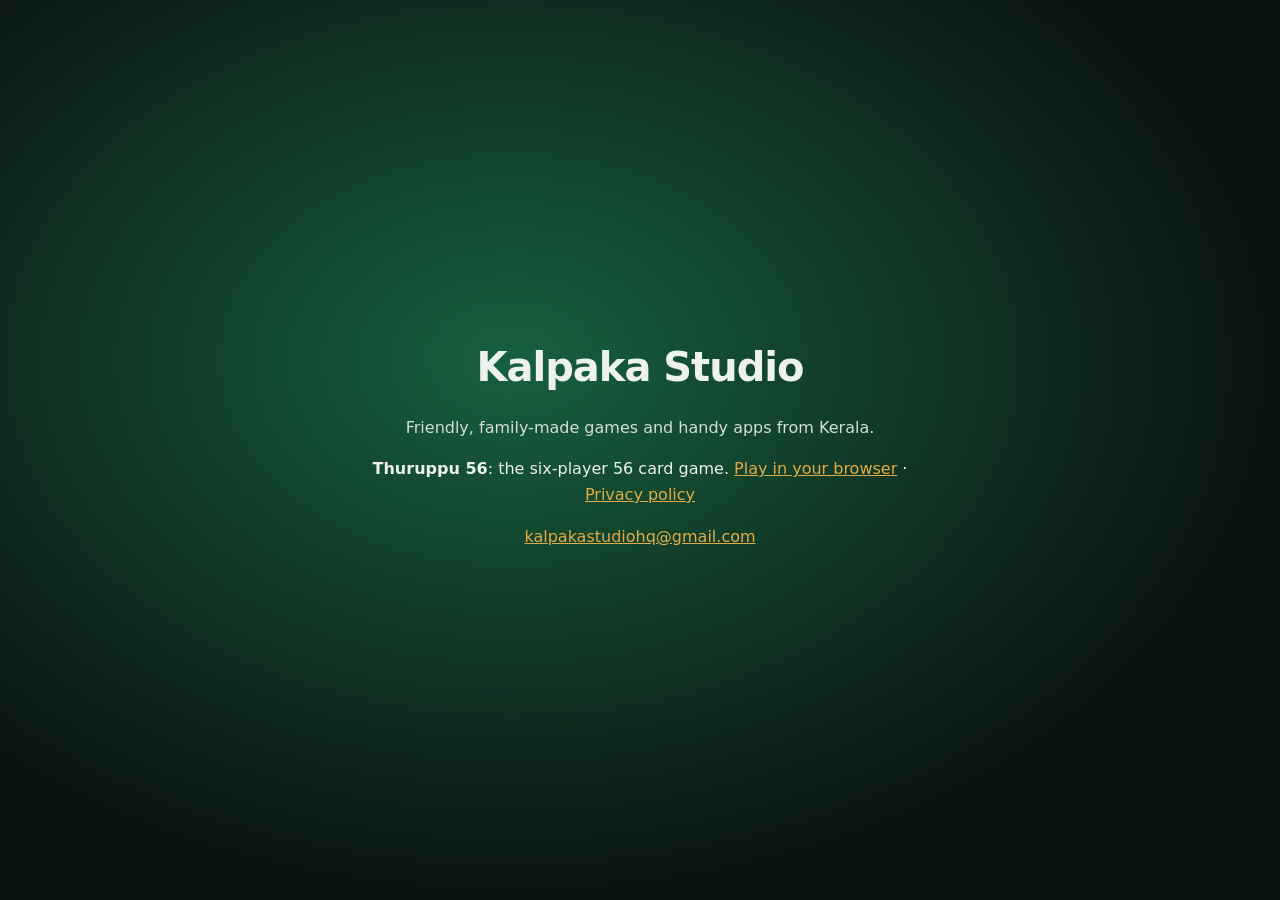
<file: index.html>
<!doctype html>
<html lang="en">
<head>
  <meta charset="utf-8">
  <meta name="viewport" content="width=device-width, initial-scale=1">
  <title>Kalpaka Studio</title>
  <meta name="description" content="Kalpaka Studio makes friendly, family-made games and handy apps.">
  <style>
    :root { --bg: #0a1310; --fg: #edf2ee; --muted: #9fb3aa; --accent: #e3ab45; }
    body { margin: 0; min-height: 100vh; display: grid; place-items: center; background: radial-gradient(ellipse at 40% 40%, #17603f, var(--bg) 70%); color: var(--fg); font: 16px/1.6 "Segoe UI", system-ui, -apple-system, Roboto, sans-serif; }
    main { max-width: 560px; padding: 40px 20px; text-align: center; }
    h1 { font-size: 40px; margin: 0; letter-spacing: -1px; }
    p { color: #d4ded8; }
    a { color: var(--accent); }
    ul { list-style: none; padding: 0; }
  </style>
</head>
<body>
<main>
  <h1>Kalpaka Studio</h1>
  <p>Friendly, family-made games and handy apps from Kerala.</p>
  <ul>
    <li><strong>Thuruppu 56</strong>: the six-player 56 card game. <a href="thuruppu/play/">Play in your browser</a> · <a href="thuruppu/privacy.html">Privacy policy</a></li>
  </ul>
  <p><a href="mailto:kalpakastudiohq@gmail.com">kalpakastudiohq@gmail.com</a></p>
</main>
</body>
</html>
</file>
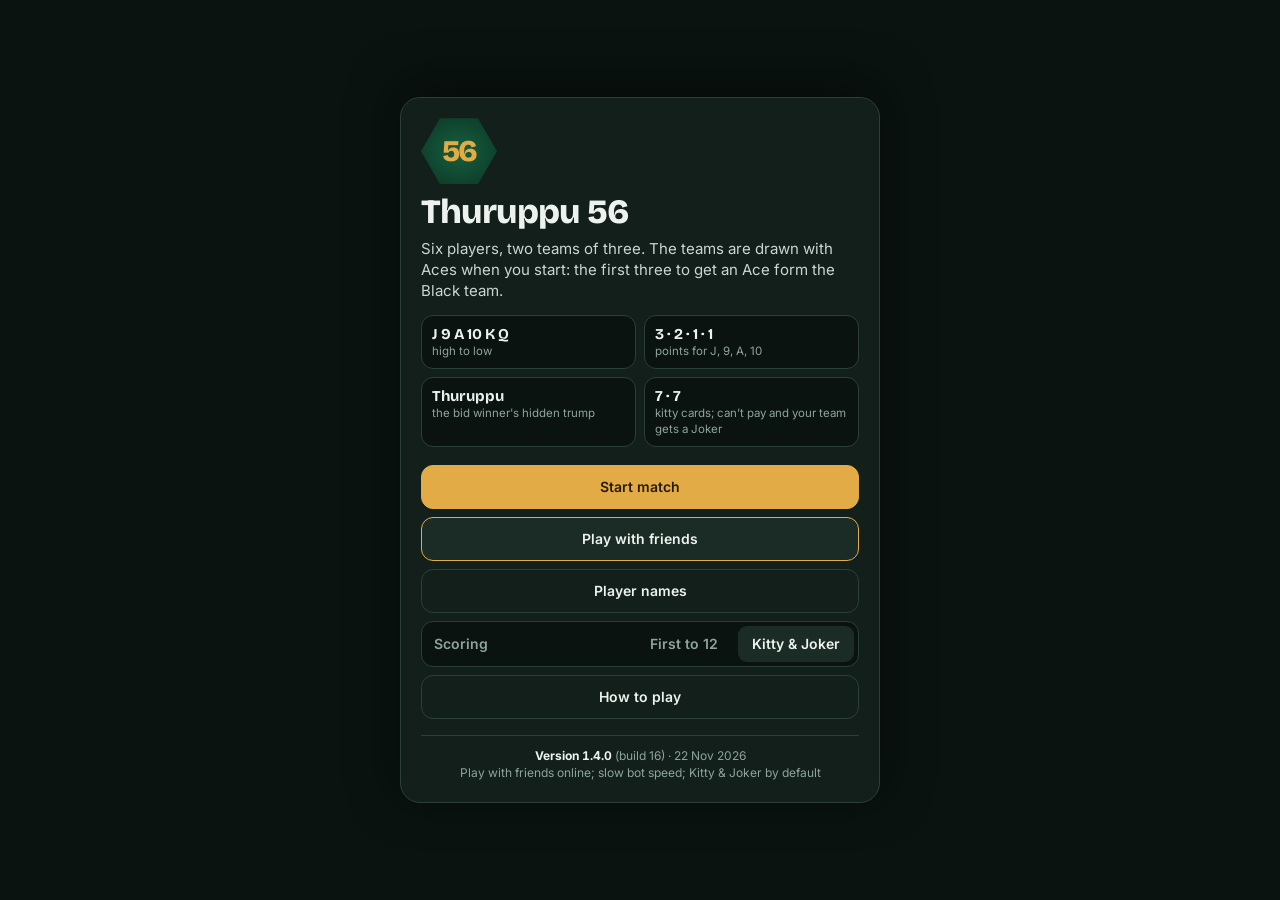
<file: thuruppu/play/index.html>
<!doctype html>
<html lang="en">
<head>
  <meta charset="utf-8">
  <meta name="viewport" content="width=device-width, initial-scale=1, viewport-fit=cover">
  <meta name="theme-color" content="#0a1310">
  <title>Thuruppu 56</title>
  <link rel="stylesheet" href="fonts/fonts.css">
  <link rel="stylesheet" href="styles.css">
  <style>.app{padding-top:max(8px,env(safe-area-inset-top,0px));padding-bottom:max(10px,env(safe-area-inset-bottom,0px));}</style>
</head>
<body>
  <div id="root"></div>
  <script src="engine.js"></script>
  <script src="game.js"></script>
</body>
</html>
</file>
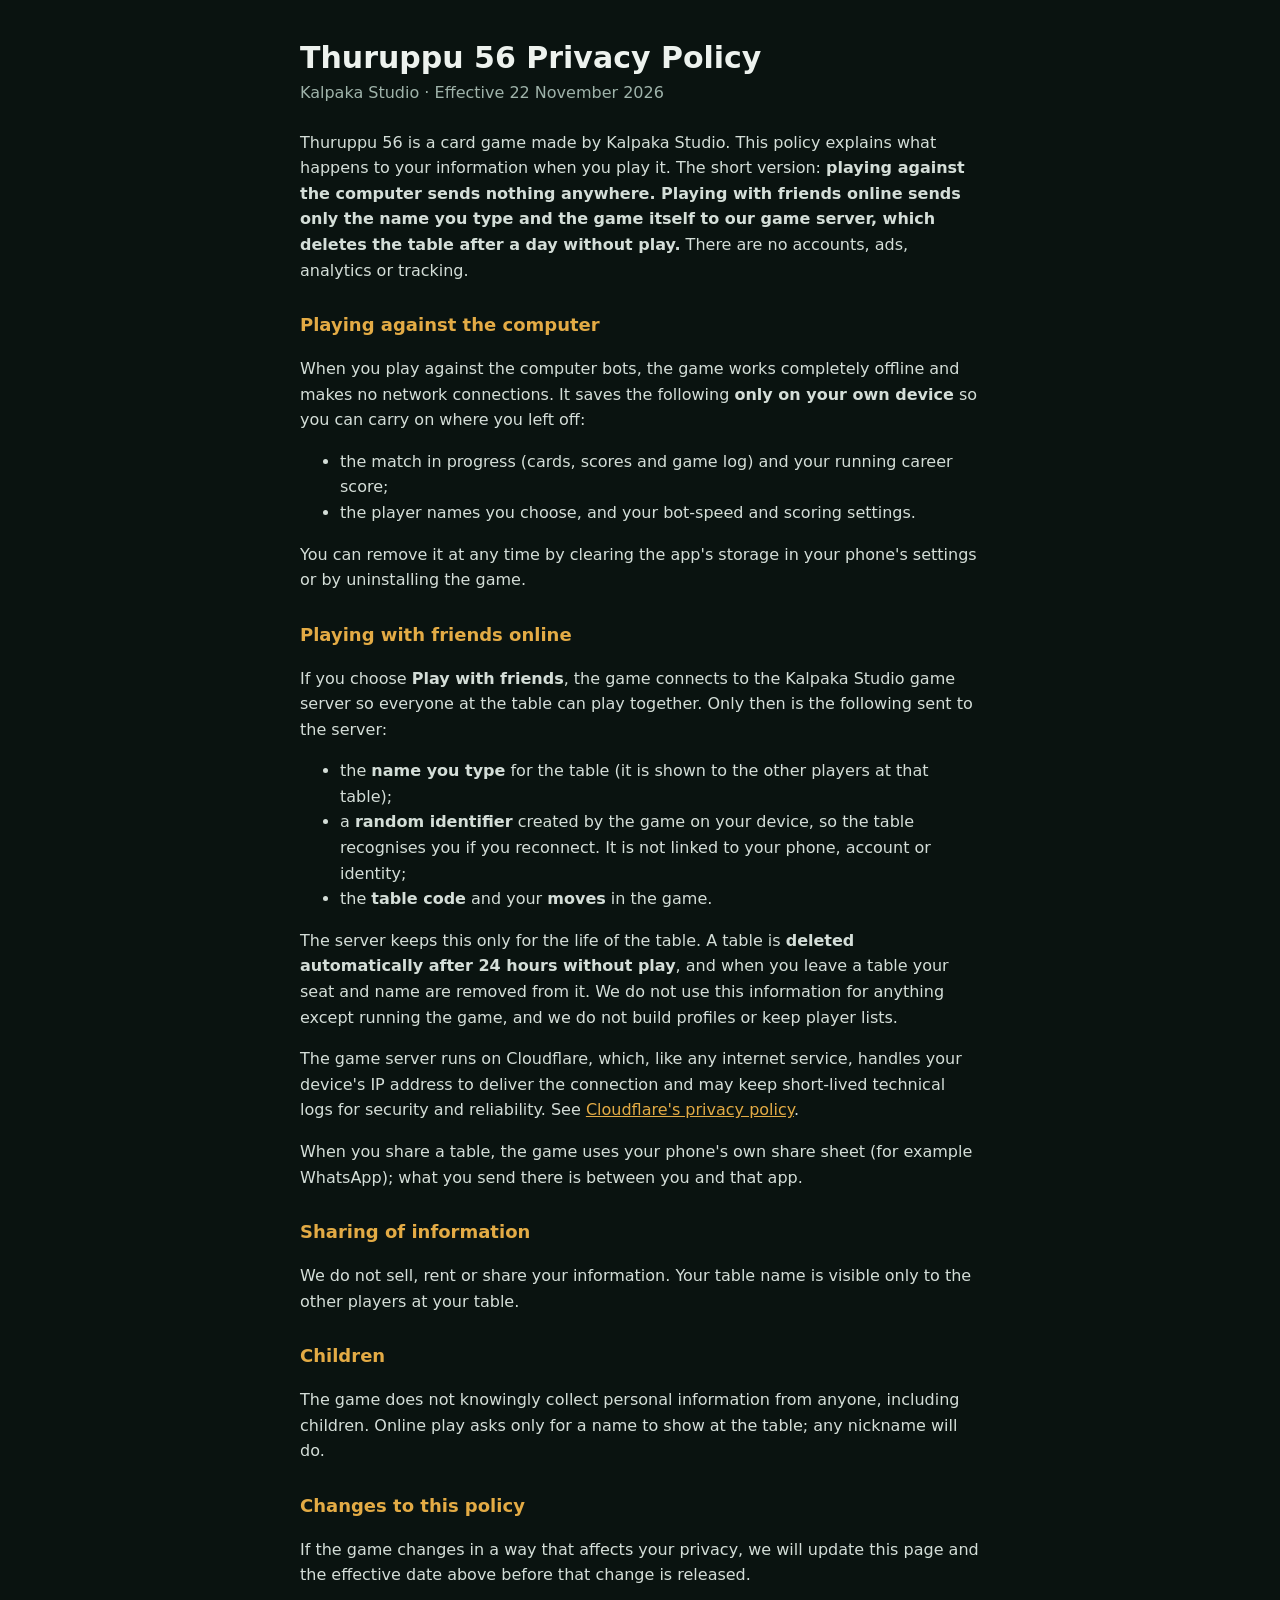
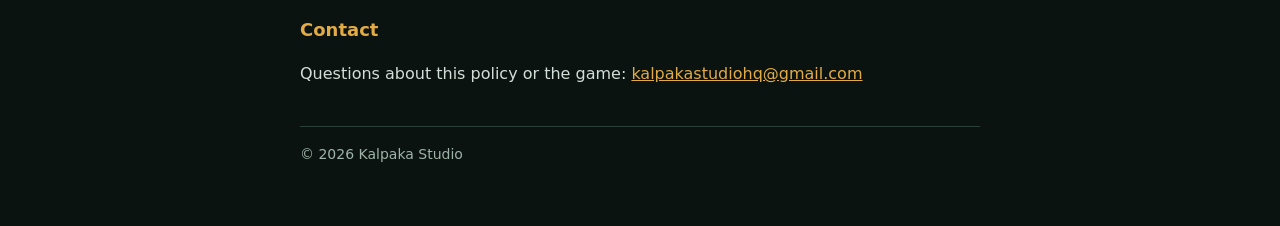
<file: thuruppu/privacy.html>
<!doctype html>
<html lang="en">
<head>
  <meta charset="utf-8">
  <meta name="viewport" content="width=device-width, initial-scale=1">
  <title>Thuruppu 56 Privacy Policy</title>
  <meta name="description" content="Privacy policy for Thuruppu 56 by Kalpaka Studio.">
  <style>
    :root { --bg: #0a1310; --fg: #edf2ee; --muted: #9fb3aa; --accent: #e3ab45; --line: #29403a; }
    body { margin: 0; background: var(--bg); color: var(--fg); font: 16px/1.6 "Segoe UI", system-ui, -apple-system, Roboto, sans-serif; }
    main { max-width: 680px; margin: 0 auto; padding: 40px max(20px, env(safe-area-inset-left)) 60px; }
    h1 { font-size: 30px; line-height: 1.2; margin: 0 0 4px; }
    h2 { font-size: 18px; color: var(--accent); margin: 28px 0 6px; }
    p, li { color: #d4ded8; }
    .meta { color: var(--muted); margin: 0 0 24px; }
    a { color: var(--accent); }
    footer { margin-top: 40px; padding-top: 16px; border-top: 1px solid var(--line); color: var(--muted); font-size: 14px; }
  </style>
</head>
<body>
<main>
  <h1>Thuruppu 56 Privacy Policy</h1>
  <p class="meta">Kalpaka Studio · Effective 22 November 2026</p>

  <p>Thuruppu 56 is a card game made by Kalpaka Studio. This policy explains what happens to your information when you play it. The short version: <strong>playing against the computer sends nothing anywhere. Playing with friends online sends only the name you type and the game itself to our game server, which deletes the table after a day without play.</strong> There are no accounts, ads, analytics or tracking.</p>

  <h2>Playing against the computer</h2>
  <p>When you play against the computer bots, the game works completely offline and makes no network connections. It saves the following <strong>only on your own device</strong> so you can carry on where you left off:</p>
  <ul>
    <li>the match in progress (cards, scores and game log) and your running career score;</li>
    <li>the player names you choose, and your bot-speed and scoring settings.</li>
  </ul>
  <p>You can remove it at any time by clearing the app's storage in your phone's settings or by uninstalling the game.</p>

  <h2>Playing with friends online</h2>
  <p>If you choose <strong>Play with friends</strong>, the game connects to the Kalpaka Studio game server so everyone at the table can play together. Only then is the following sent to the server:</p>
  <ul>
    <li>the <strong>name you type</strong> for the table (it is shown to the other players at that table);</li>
    <li>a <strong>random identifier</strong> created by the game on your device, so the table recognises you if you reconnect. It is not linked to your phone, account or identity;</li>
    <li>the <strong>table code</strong> and your <strong>moves</strong> in the game.</li>
  </ul>
  <p>The server keeps this only for the life of the table. A table is <strong>deleted automatically after 24 hours without play</strong>, and when you leave a table your seat and name are removed from it. We do not use this information for anything except running the game, and we do not build profiles or keep player lists.</p>
  <p>The game server runs on Cloudflare, which, like any internet service, handles your device's IP address to deliver the connection and may keep short-lived technical logs for security and reliability. See <a href="https://www.cloudflare.com/privacypolicy/">Cloudflare's privacy policy</a>.</p>
  <p>When you share a table, the game uses your phone's own share sheet (for example WhatsApp); what you send there is between you and that app.</p>

  <h2>Sharing of information</h2>
  <p>We do not sell, rent or share your information. Your table name is visible only to the other players at your table.</p>

  <h2>Children</h2>
  <p>The game does not knowingly collect personal information from anyone, including children. Online play asks only for a name to show at the table; any nickname will do.</p>

  <h2>Changes to this policy</h2>
  <p>If the game changes in a way that affects your privacy, we will update this page and the effective date above before that change is released.</p>

  <h2>Contact</h2>
  <p>Questions about this policy or the game: <a href="mailto:kalpakastudiohq@gmail.com">kalpakastudiohq@gmail.com</a></p>

  <footer>© 2026 Kalpaka Studio</footer>
</main>
</body>
</html>
</file>
<file: thuruppu/play/fonts/fonts.css>
@font-face{font-family:"Bricolage Grotesque";font-style:normal;font-weight:600;font-display:swap;src:url("bricolage-grotesque-latin-600-normal.woff2") format("woff2");}
@font-face{font-family:"Bricolage Grotesque";font-style:normal;font-weight:700;font-display:swap;src:url("bricolage-grotesque-latin-700-normal.woff2") format("woff2");}
@font-face{font-family:"Bricolage Grotesque";font-style:normal;font-weight:800;font-display:swap;src:url("bricolage-grotesque-latin-800-normal.woff2") format("woff2");}
@font-face{font-family:"Inter";font-style:normal;font-weight:400;font-display:swap;src:url("inter-latin-400-normal.woff2") format("woff2");}
@font-face{font-family:"Inter";font-style:normal;font-weight:500;font-display:swap;src:url("inter-latin-500-normal.woff2") format("woff2");}
@font-face{font-family:"Inter";font-style:normal;font-weight:600;font-display:swap;src:url("inter-latin-600-normal.woff2") format("woff2");}
@font-face{font-family:"Inter";font-style:normal;font-weight:700;font-display:swap;src:url("inter-latin-700-normal.woff2") format("woff2");}
</file>
<file: thuruppu/play/styles.css>
/* Layout: one phone-width column — score bar, info chips, hexagon table, action sheet, hand. Wider screens just get a roomier column. */
:root {
  color-scheme: dark;
  --bg: #0a1310;           /* card-room night, green-biased */
  --surface: #121f1a;
  --surface-2: #1a2c25;
  --line: #29403a;
  --text: #edf2ee;
  --muted: #8ea49b;
  --brass: #e3ab45;        /* accent: brass table fittings */
  --brass-ink: #241a05;
  --felt: #17603f;
  --felt-deep: #0b3525;
  --rim: #4a3020;
  --rim-hi: #7a5233;
  --black-team: #e6e1d4;   /* Black team: silver, readable on the dark table */
  --red-team: #ff6a5a;     /* Red team: warmer than the card red */
  --teamA: var(--black-team);   /* seats 0/2/4 (your team) */
  --teamB: var(--red-team);     /* seats 1/3/5 */
  --card: #fbf8f0;
  --card-edge: #d6d0c0;
  --ink: #191919;
  --suit-red: #c42c39;
  --good: #52d690;
  --bad: #ff6f6f;
  --danger: #c2343f;
  --shadow: rgba(0, 0, 0, .5);

  --display: "Bricolage Grotesque", "Segoe UI", system-ui, sans-serif;
  --body: "Inter", "Segoe UI", system-ui, -apple-system, sans-serif;

  --hcw: min(68px, calc((100vw - 40px) / 6.5));   /* hand card width */
  --tcw: clamp(38px, min(11.5vw, 7.4vh), 60px);   /* trick card width */
}

* { box-sizing: border-box; }
html, body { height: 100%; }
body {
  margin: 0;
  background: var(--bg);
  color: var(--text);
  font: 14px/1.4 var(--body);
  -webkit-tap-highlight-color: transparent;
  overflow-x: hidden;
}
#root { height: 100%; }
[hidden] { display: none !important; }
button { font: inherit; color: inherit; }
.muted { color: var(--muted); }
:root.black-is-1 { --teamA: var(--red-team); --teamB: var(--black-team); }
.t0c { color: var(--teamA); font-weight: 600; }
.t1c { color: var(--teamB); font-weight: 600; }
.lname.t0 { color: var(--teamA); font-weight: 600; }
.lname.t1 { color: var(--teamB); font-weight: 600; }
.sym { font-size: 1.1em; line-height: 1; }
.sym.red, .mini.red { color: #ff6370; }

/* ---------- App column ---------- */
.app {
  height: 100%;
  max-width: 640px;
  margin: 0 auto;
  display: grid;
  grid-template-rows: auto auto minmax(300px, 1fr) auto auto;
  gap: 8px;
  padding-left: max(16px, env(safe-area-inset-left, 0px));
  padding-right: max(16px, env(safe-area-inset-right, 0px));
  padding-block: 8px 10px;
}

/* ---------- Top bar ---------- */
.top { display: flex; align-items: center; gap: 12px; }
.brand { display: flex; align-items: baseline; gap: 5px; font-family: var(--display); }
.brand-num { font-size: 28px; font-weight: 800; color: var(--brass); letter-spacing: -1.5px; line-height: 1; }
.brand-word { font-size: 12px; font-weight: 600; color: var(--muted); letter-spacing: .04em; }
.match { flex: 1; display: flex; align-items: center; justify-content: center; gap: 8px; font-variant-numeric: tabular-nums; }
.ms { display: grid; grid-template-columns: auto auto; align-items: baseline; column-gap: 6px; }
.ms b { font-family: var(--display); font-size: 24px; font-weight: 800; line-height: 1; }
.ms-label { font-size: 12px; font-weight: 700; }
.ms.t0 .ms-label, .ms.t0 b { color: var(--teamA); }
.ms.t1 .ms-label, .ms.t1 b { color: var(--teamB); }
.ms-bar { grid-column: 1 / -1; display: block; width: 46px; height: 3px; background: var(--line); border-radius: 2px; margin-top: 4px; overflow: hidden; }
.ms-bar i { display: block; height: 100%; transition: width .4s; }
.ms.t0 .ms-bar i { background: var(--teamA); }
.ms.t1 .ms-bar i { background: var(--teamB); margin-left: auto; }
.ms.t1 .ms-bar { direction: rtl; }
.ms-to { font-size: 11px; color: var(--muted); }
.icon-btn {
  width: 42px; height: 42px; display: grid; place-items: center; border-radius: 12px;
  background: var(--surface); border: 1px solid var(--line); cursor: pointer;
}

/* ---------- Info strip ---------- */
.strip { display: grid; grid-template-columns: 1.2fr 1.25fr 1fr .8fr; gap: 6px; }
.chip {
  background: var(--surface); border: 1px solid var(--line); border-radius: 10px;
  padding: 5px 8px; min-width: 0; display: flex; flex-direction: column;
}
.chip label { font-size: 9.5px; font-weight: 600; text-transform: uppercase; letter-spacing: .09em; color: var(--muted); }
.chip > span { font-size: 13px; white-space: nowrap; overflow: hidden; text-overflow: ellipsis; font-variant-numeric: tabular-nums; }
.lock { color: var(--brass); font-weight: 600; }
.lock::before { content: ""; display: inline-block; width: 7px; height: 6px; margin-right: 4px; border: 2px solid currentColor; border-radius: 2px; vertical-align: 0; box-shadow: 0 -3px 0 -1px var(--surface), 0 -4px 0 0 currentColor; }

/* ---------- Table ---------- */
.table-zone { position: relative; min-height: 0; }
.table { position: absolute; inset: 0; }
.rim, .felt { position: absolute; clip-path: polygon(25% 0, 75% 0, 100% 50%, 75% 100%, 25% 100%, 0 50%); }
.rim { inset: 3% 1%; background: linear-gradient(165deg, var(--rim-hi), var(--rim) 55%, #2b1b10); }
.felt {
  inset: calc(3% + 9px) calc(1% + 12px);
  background:
    radial-gradient(ellipse at 50% 45%, rgba(255, 255, 255, .07), transparent 60%),
    radial-gradient(ellipse at center, var(--felt), var(--felt-deep) 85%);
}
.seats { position: absolute; inset: 0; }

.seat {
  position: absolute; transform: translate(-50%, -50%); z-index: 20;
  display: flex; flex-direction: column; align-items: center; gap: 2px; width: 70px;
}
.seat .av {
  position: relative; width: 42px; height: 42px; border-radius: 50%;
  display: grid; place-items: center; font-family: var(--display); font-weight: 800; font-size: 17px;
  color: var(--bg); border: 3px solid var(--bg); box-shadow: 0 2px 8px var(--shadow);
  transition: box-shadow .2s;
}
.seat.team0 .av { background: var(--teamA); }
.seat.team1 .av { background: var(--teamB); }
.seat.p0 .av { width: auto; height: 30px; padding: 0 12px; border-radius: 15px; font-size: 13px; }
.seat.turn .av { box-shadow: 0 0 0 3px var(--brass), 0 0 18px rgba(227, 171, 69, .7); }
.seat .cnt {
  position: absolute; right: -8px; bottom: -4px; min-width: 18px; height: 18px; padding: 0 4px;
  border-radius: 9px; background: var(--card); color: var(--ink); font: 700 10.5px/18px var(--body); text-align: center;
  box-shadow: 0 1px 3px var(--shadow);
}
.seat .nm {
  font-size: 11.5px; font-weight: 600; background: rgba(8, 14, 12, .78); padding: 1px 7px; border-radius: 8px;
  white-space: nowrap;
}
.seat .tags { display: flex; gap: 3px; min-height: 0; }
.tag { font-size: 10px; font-weight: 800; border-radius: 6px; padding: 1px 5px; line-height: 1.4; }
.tag.dealer { background: var(--text); color: var(--bg); }
.tag.bidder { background: var(--brass); color: var(--brass-ink); }
/* Kitty & Joker */
.ms.kit { grid-template-columns: auto auto auto; }
.kit-stack { grid-column: 1 / -1; display: flex; gap: 2px; margin-top: 4px; min-height: 8px; }
.ms.t1 .kit-stack { justify-content: flex-end; }
.kit-stack i { width: 5px; height: 8px; border-radius: 1.5px; }
.kit-stack i.k0 { background: var(--teamA); }
.kit-stack i.k1 { background: var(--teamB); }
.jk-tally { font-size: 11px; font-weight: 700; color: var(--muted); }
.seat .av .joker {
  position: absolute; left: -10px; top: -8px; z-index: 2;
  background: #7b2cbf; color: #fff; border: 2px solid #f0c868; border-radius: 10px;
  font: 800 13px/1 var(--body); padding: 3px 5px; white-space: nowrap; box-shadow: 0 2px 6px var(--shadow);
}
/* Ace draw */
.draw-list { display: flex; flex-direction: column; gap: 6px; margin: 10px 0; }
.draw-row { display: flex; align-items: center; gap: 8px; background: var(--bg); border: 1px solid var(--line); border-radius: 10px; padding: 6px 10px; min-height: 40px; }
.draw-row.has-ace { border-color: var(--black-team); }
.draw-name { width: 86px; flex: none; font-weight: 700; font-size: 13px; overflow: hidden; text-overflow: ellipsis; white-space: nowrap; }
.draw-cards { flex: 1; display: flex; flex-wrap: wrap; gap: 4px; }
.draw-cards .mini { background: var(--card); color: var(--ink); border-radius: 5px; padding: 2px 5px; font: 800 13px/1.2 var(--display); animation: pop .2s ease-out; }
.draw-cards .mini.red { color: var(--suit-red); }
.draw-cards .mini.ace { outline: 2px solid var(--brass); }
.draw-tag { flex: none; font: 800 11px/1 var(--body); border-radius: 6px; padding: 4px 6px; }
.draw-tag.black { background: var(--black-team); color: var(--bg); }
.draw-tag.red { background: var(--red-team); color: var(--bg); }
.draw-result { display: flex; flex-direction: column; gap: 4px; font-size: 13.5px; }
.draw-result .tk { color: var(--black-team); }
.draw-result .tr { color: var(--red-team); }
/* Thuruppu badge: bottom-left corner of the table, outside the felt and clear of every seat */
.trump-badge {
  position: absolute; left: 0; bottom: 0; z-index: 25; padding: 4px 10px 4px 8px;
  display: flex; flex-direction: row-reverse; align-items: center; gap: 6px;
  background: var(--card); color: var(--ink); border: 2px solid var(--brass); border-radius: 12px;
  box-shadow: 0 4px 14px var(--shadow); animation: pop .3s ease-out;
}
.trump-badge .tb-label { font: 700 9px/1.1 var(--body); text-transform: uppercase; letter-spacing: .1em; color: #6b5a33; max-width: 52px; }
.trump-badge .tb-sym { font: 400 30px/1 var(--display); }
.trump-badge.red .tb-sym { color: var(--suit-red); }
.trump-badge.nt .tb-sym { font: 800 12px/1.05 var(--display); text-align: center; padding: 3px 0; }
@media (min-width: 600px) { .trump-badge .tb-sym { font-size: 38px; } .trump-badge .tb-label { font-size: 10px; } }
.linkbtn { background: none; border: 0; padding: 4px 0; color: var(--muted); font: 600 12.5px var(--body); text-decoration: underline; cursor: pointer; }
.box.decided { animation: rise .2s ease-out; }
.dec-list { display: flex; flex-direction: column; gap: 6px; }
.dec-row { display: flex; align-items: center; gap: 10px; background: var(--bg); border: 1px solid var(--line); border-radius: 10px; padding: 6px 10px; }
.dec-name { width: 84px; flex: none; font-weight: 700; font-size: 13px; overflow: hidden; text-overflow: ellipsis; white-space: nowrap; }
.dec-row.t0 .dec-name { color: var(--teamA); }
.dec-row.t1 .dec-name { color: var(--teamB); }
.dec-cards { display: flex; flex-wrap: wrap; gap: 4px; }
.dec-cards .mini { background: var(--card); color: var(--ink); border-radius: 5px; padding: 2px 5px; font: 800 13px/1.2 var(--display); }
.dec-cards .mini.red { color: var(--suit-red); }
.cot { font-size: 10px; font-weight: 800; letter-spacing: .06em; background: var(--brass); color: var(--brass-ink); border-radius: 5px; padding: 1px 5px; vertical-align: 1px; }
.btn.cotbtn { border-color: var(--brass); color: var(--brass); background: transparent; }
.btn.cotbtn.armed { background: var(--brass); color: var(--brass-ink); }
.tag.out { background: var(--surface-2); color: var(--muted); }
.seat.sitting .av { opacity: .45; filter: grayscale(.7); }
.bidval.thani { font-size: 17px; min-width: 56px; }
.tag.tricks { background: rgba(8, 14, 12, .78); color: var(--muted); }
.tag.tricks::after { content: " tr"; font-weight: 600; }
.bubble {
  position: absolute; top: -10px; left: calc(50% + 12px);
  background: var(--brass); color: var(--brass-ink); font: 800 13px/1 var(--display);
  border-radius: 10px; padding: 4px 8px; box-shadow: 0 2px 6px var(--shadow); animation: pop .25s ease-out;
}
.bubble.pass { background: var(--surface-2); color: var(--muted); font: 600 11px/1 var(--body); padding: 5px 7px; }
@keyframes pop { from { transform: scale(.4); opacity: 0; } }

/* Seats on the six edges of the hexagon, counter-clockwise from the bottom */
.p0 { left: 50%; top: 96%; }
.p1 { left: 87%; top: 72%; }
.p2 { left: 87%; top: 28%; }
.p3 { left: 50%; top: 8%; }
.p4 { left: 13%; top: 28%; }
.p5 { left: 13%; top: 72%; }

/* Trick cards land in front of whoever played them */
.tslot { position: absolute; transform: translate(-50%, -50%); animation: land .22s ease-out; }
.tslot .card { --cw: var(--tcw); }
.t0 { left: 50%; top: 71%; }
.t1 { left: 67%; top: 60%; }
.t2 { left: 67%; top: 40%; }
.t3 { left: 50%; top: 29%; }
.t4 { left: 33%; top: 40%; }
.t5 { left: 33%; top: 60%; }
.tslot.win .card { box-shadow: 0 0 0 3px var(--brass), 0 0 22px rgba(227, 171, 69, .85); }
@keyframes land { from { opacity: 0; transform: translate(-50%, -50%) scale(1.3); } }

.center-bid { position: absolute; left: 50%; top: 50%; transform: translate(-50%, -50%); text-align: center; pointer-events: none; }
.cb-num { font: 800 clamp(48px, 15vw, 84px)/1 var(--display); color: var(--brass); letter-spacing: -3px; text-shadow: 0 3px 14px var(--shadow); }
.cb-num.dim { color: rgba(255, 255, 255, .14); }
.cb-who { font-size: 13px; margin-top: 2px; }
.cb-round { display: block; font-size: 11px; color: var(--muted); }
/* The top seat's bid bubble goes beside the avatar, so it never covers the info chips above the table. */
.p3 .bubble { top: 6px; left: calc(50% + 26px); }

.flash {
  position: absolute; left: 50%; top: 50%; transform: translate(-50%, -50%) scale(.85); z-index: 40;
  background: var(--bg); border: 2px solid var(--brass); border-radius: 14px; padding: 5px 16px 6px; text-align: center;
  opacity: 0; pointer-events: none; transition: opacity .25s, transform .25s; box-shadow: 0 12px 40px var(--shadow);
}
.flash.show { opacity: 1; transform: translate(-50%, -50%) scale(1); }
.fl-label { font-size: 10px; font-weight: 700; text-transform: uppercase; letter-spacing: .12em; color: var(--brass); }
.fl-big { font: 800 32px/1.05 var(--display); color: var(--text); white-space: nowrap; }
.fl-big.red { color: #ff6370; }

/* ---------- Cards ---------- */
.card {
  --cw: var(--hcw);
  position: relative; flex: none; width: var(--cw); height: calc(var(--cw) * 1.42);
  background: linear-gradient(170deg, var(--card), #efe9dc); color: var(--ink);
  border: 1px solid var(--card-edge); border-radius: calc(var(--cw) * .12);
  box-shadow: 0 2px 6px var(--shadow); user-select: none; -webkit-user-select: none;
}
.card.red { color: var(--suit-red); }
.card .corner {
  position: absolute; top: 4%; left: 7%; text-align: center; font: 800 calc(var(--cw) * .27)/1 var(--display); letter-spacing: -.5px;
}
.card .corner i { display: block; font-style: normal; font-size: .82em; margin-top: 1px; }
.card .mid { position: absolute; inset: 22% 0 0 18%; display: grid; place-items: center; font-size: calc(var(--cw) * .56); }
.card .pts {
  position: absolute; top: 5%; right: 6%; width: calc(var(--cw) * .25); height: calc(var(--cw) * .25);
  border-radius: 50%; background: var(--ink); color: var(--brass);
  font: 700 calc(var(--cw) * .16)/calc(var(--cw) * .25) var(--body); text-align: center;
}
.card.trumped { outline: 3px solid var(--brass); outline-offset: -1px; }

/* ---------- Action sheet ---------- */
.sheet {
  background: var(--surface); border: 1px solid var(--line); border-radius: 16px;
  padding: 10px 12px; min-height: 104px; display: flex; flex-direction: column; justify-content: center; gap: 8px;
}
.sheet-head { min-width: 0; }
.sheet-title { font: 700 16px/1.25 var(--display); }
.sheet-title.go { color: var(--brass); }
.sheet-sub { font-size: 12.5px; color: var(--muted); margin-top: 2px; }
.sheet-head.wait { text-align: center; }
.dots { display: inline-flex; gap: 3px; margin-left: 6px; vertical-align: middle; }
.dots i { width: 4px; height: 4px; border-radius: 50%; background: var(--muted); animation: blink 1.2s infinite; }
.dots i:nth-child(2) { animation-delay: .2s; }
.dots i:nth-child(3) { animation-delay: .4s; }
@keyframes blink { 0%, 80%, 100% { opacity: .25; } 40% { opacity: 1; } }

.row { display: flex; gap: 8px; align-items: center; flex-wrap: wrap; }
.row.end { justify-content: flex-end; }
.col { display: flex; flex-direction: column; gap: 8px; }
.btn {
  min-height: 44px; padding: 0 16px; border-radius: 12px; cursor: pointer; font-weight: 600;
  background: var(--surface-2); border: 1px solid var(--line); color: var(--text);
  transition: transform .08s, background .15s, opacity .15s;
}
.btn:active:not(:disabled) { transform: scale(.97); }
.btn:disabled { opacity: .45; cursor: default; }
.btn.primary { background: var(--brass); border-color: var(--brass); color: var(--brass-ink); }
.btn.danger { background: var(--danger); border-color: var(--danger); color: #fff; animation: pulse 1.6s infinite; }
.btn.ghost { background: transparent; }
.btn.wide { width: 100%; }
.row > .btn.primary { flex: 1; }
.btn .mini { font-weight: 800; }
.btn.primary .mini.red { color: #9b1822; }
@keyframes pulse { 50% { box-shadow: 0 0 0 6px rgba(194, 52, 63, .28); } }
:focus-visible { outline: 2px solid var(--brass); outline-offset: 2px; }

.stepper { display: flex; align-items: center; background: var(--bg); border: 1px solid var(--line); border-radius: 12px; }
.step { width: 44px; height: 44px; border: 0; background: none; font-size: 22px; font-weight: 600; cursor: pointer; color: var(--text); }
.step:disabled { opacity: .3; }
.bidval { min-width: 40px; text-align: center; font: 800 22px/1 var(--display); color: var(--brass); font-variant-numeric: tabular-nums; }
.jumps { display: flex; align-items: center; gap: 6px; font-size: 12px; color: var(--muted); }
.jump { height: 30px; min-width: 40px; border-radius: 8px; border: 1px solid var(--line); background: var(--surface-2); font-weight: 700; cursor: pointer; }

/* ---------- Hand ---------- */
.hand {
  display: flex; justify-content: center; align-items: flex-end;
  padding-top: 18px; min-height: calc(var(--hcw) * 1.42 + 22px);
}
.hand .card { transition: transform .15s, opacity .15s, box-shadow .15s, filter .15s; cursor: pointer; }
.hand .card + .card { margin-left: calc(var(--hcw) * -0.2); }
.hand .card.playable { box-shadow: 0 0 0 2px var(--good), 0 3px 8px var(--shadow); }
.hand .card.sel { transform: translateY(-16px); box-shadow: 0 0 0 3px var(--brass), 0 10px 18px var(--shadow); z-index: 3; }
.hand .card.illegal { filter: brightness(.45) saturate(.4); }
.hand .card.indicator::after {
  content: "face-down"; position: absolute; inset: 0; border-radius: inherit;
  display: grid; place-items: center; text-align: center; font: 700 calc(var(--hcw) * .15)/1.1 var(--body);
  text-transform: uppercase; letter-spacing: .04em; color: var(--brass);
  background: repeating-linear-gradient(45deg, rgba(20, 30, 26, .82) 0 6px, rgba(36, 54, 46, .82) 6px 12px);
}
.hand .card.shake { animation: shake .35s; }
@keyframes shake { 25% { transform: translateX(-5px); } 75% { transform: translateX(5px); } }

/* ---------- Overlays ---------- */
.overlay {
  position: fixed; inset: 0; z-index: 100; display: grid; place-items: end center;
  background: rgba(3, 7, 5, .66);
  padding: 16px max(16px, env(safe-area-inset-right, 0px)) calc(16px + env(safe-area-inset-bottom, 0px)) max(16px, env(safe-area-inset-left, 0px));
  overflow-y: auto;
}
.overlay.intro { background: var(--bg); place-items: center; }
.box {
  width: min(480px, 100%); background: var(--surface); border: 1px solid var(--line); border-radius: 20px;
  padding: 20px; box-shadow: 0 -10px 50px var(--shadow); animation: rise .25s ease-out;
  max-height: calc(100% - 8px); overflow-y: auto;
}
@keyframes rise { from { transform: translateY(30px); opacity: 0; } }
.box h1 { font: 800 34px/1.05 var(--display); margin: 10px 0 8px; letter-spacing: -1px; text-wrap: balance; }
.box h2 { font: 700 20px/1.2 var(--display); margin: 0 0 12px; }
.box h3 { font: 700 12px/1 var(--body); text-transform: uppercase; letter-spacing: .1em; color: var(--brass); margin: 16px 0 6px; }
.box p { margin: 0 0 8px; color: #cad6cf; max-width: 65ch; }
.box .lead { font-size: 15px; }

.intro { text-align: left; }
.intro-mark {
  width: 76px; height: 66px; display: grid; place-items: center;
  clip-path: polygon(25% 0, 75% 0, 100% 50%, 75% 100%, 25% 100%, 0 50%);
  background: radial-gradient(ellipse, var(--felt), var(--felt-deep));
}
.intro-mark span { font: 800 30px/1 var(--display); color: var(--brass); letter-spacing: -1.5px; }
.facts { list-style: none; padding: 0; margin: 14px 0 18px; display: grid; grid-template-columns: 1fr 1fr; gap: 8px; }
.facts li { background: var(--bg); border: 1px solid var(--line); border-radius: 12px; padding: 9px 10px; display: flex; flex-direction: column; }
.facts b { font: 700 15px/1.2 var(--display); color: var(--text); }
.facts span { font-size: 11.5px; color: var(--muted); }

.seg { display: flex; align-items: center; gap: 6px; padding: 4px 4px 4px 12px; background: var(--bg); border: 1px solid var(--line); border-radius: 12px; }
.seg span { flex: 1; color: var(--muted); font-weight: 600; }
.segbtn { min-height: 36px; padding: 0 14px; border-radius: 9px; border: 0; background: transparent; font-weight: 600; cursor: pointer; color: var(--muted); }
.segbtn.on { background: var(--surface-2); color: var(--text); }

.names-list { display: flex; flex-direction: column; gap: 8px; margin-top: 12px; }
.nrow { display: flex; align-items: center; gap: 10px; background: var(--bg); border: 1px solid var(--line); border-radius: 12px; padding: 6px 6px 6px 12px; }
.ndot { width: 10px; height: 10px; border-radius: 50%; flex: none; }
.nrow.t0 .ndot { background: var(--teamA); }
.nrow.t1 .ndot { background: var(--teamB); }
.nrole { width: 74px; flex: none; font-weight: 600; font-size: 13px; display: flex; flex-direction: column; line-height: 1.2; }
.nrole em { font-style: normal; font-weight: 500; font-size: 11px; color: var(--muted); }
.nrow input {
  flex: 1; min-width: 0; height: 40px; border-radius: 9px; border: 1px solid var(--line); background: var(--surface-2);
  color: var(--text); font: 600 15px var(--body); padding: 0 10px;
}
.nrow input:focus { outline: 2px solid var(--brass); outline-offset: 0; border-color: transparent; }
.seat .nm { max-width: 84px; overflow: hidden; text-overflow: ellipsis; }
.seat.p0 .av { max-width: 150px; display: flex; align-items: center; gap: 5px; line-height: 24px; white-space: nowrap; }
.seat.p0 .av .nm0 { overflow: hidden; text-overflow: ellipsis; min-width: 0; }
/* Your own Joker sits inside your name pill (outside it would be clipped or covered). */
.seat.p0 .av .joker { position: static; flex: none; font-size: 11.5px; padding: 2px 5px; border-width: 1.5px; box-shadow: none; }
.career { margin-top: 14px; padding: 10px 12px; border: 1px solid var(--line); border-radius: 10px; font-size: 13px; }
.career-h { font-size: 12px; font-weight: 700; margin-bottom: 4px; }
.career-row { display: flex; justify-content: space-between; gap: 8px; font-variant-numeric: tabular-nums; }
.career-row b { font-size: 16px; }
.career-sub { font-size: 11.5px; margin-top: 3px; }
.ver { margin-top: 16px; padding-top: 12px; border-top: 1px solid var(--line); font-size: 12px; color: var(--muted); text-align: center; }
.ver b { color: var(--text); font-variant-numeric: tabular-nums; }
.log ul { list-style: none; margin: 0 0 12px; padding: 0; max-height: 55vh; overflow-y: auto; }
.log li { padding: 7px 0; border-bottom: 1px solid var(--line); font-size: 13.5px; }

.verdict { font: 800 24px/1.15 var(--display); margin-bottom: 12px; }
.good { color: var(--good); }
.bad { color: var(--bad); }
.tally { display: flex; align-items: center; gap: 10px; background: var(--bg); border: 1px solid var(--line); border-radius: 14px; padding: 10px 14px; margin-bottom: 12px; }
.tal { flex: 1; display: flex; flex-direction: column; }
.tal.t1 { text-align: right; }
.tal span { font-size: 11px; font-weight: 700; text-transform: uppercase; letter-spacing: .08em; }
.tal.t0 span, .tal.t0 b { color: var(--teamA); }
.tal.t1 span, .tal.t1 b { color: var(--teamB); }
.tal b { font: 800 34px/1 var(--display); font-variant-numeric: tabular-nums; }
.tal-mid { font-size: 11px; color: var(--muted); }
.sum { margin: 0; }
.sum div { display: flex; justify-content: space-between; gap: 12px; padding: 8px 0; border-bottom: 1px solid var(--line); }
.sum dt { color: var(--muted); }
.sum dd { margin: 0; text-align: right; }
.champ { margin-top: 14px; font: 800 20px/1.2 var(--display); text-align: center; }
.box .row.end { margin-top: 16px; }

/* ---------- Larger screens ---------- */
@media (min-width: 600px) {
  :root { --tcw: clamp(44px, 7.5vh, 66px); --hcw: 72px; }
  .seat { width: 90px; }
  .seat .av { width: 50px; height: 50px; font-size: 20px; }
  .seat .nm { font-size: 12.5px; }
  .chip > span { font-size: 14px; }
}
@media (max-height: 640px) {
  .app { grid-template-rows: auto auto minmax(250px, 1fr) auto auto; gap: 6px; }
  .sheet { min-height: 90px; padding: 8px 10px; }
}
@media (prefers-reduced-motion: reduce) {
  *, *::before, *::after { animation: none !important; transition: none !important; }
}

/* ---------- Online play: join screen, lobby, turn clock ---------- */
.friends .field { display: flex; flex-direction: column; gap: 6px; font-weight: 600; color: var(--muted); margin: 12px 0; }
.friends input, .code-in {
  height: 44px; border-radius: 10px; border: 1px solid var(--line); background: var(--surface-2);
  color: var(--text); font: 600 16px var(--body); padding: 0 12px; min-width: 0;
}
.friends input:focus { outline: 2px solid var(--brass); outline-offset: 0; border-color: transparent; }
.code-in { flex: 1; text-transform: uppercase; letter-spacing: .25em; font-family: var(--display); font-weight: 800; text-align: center; }
.row.join { margin-top: 4px; }
.or { display: flex; align-items: center; gap: 10px; color: var(--muted); font-size: 13px; margin: 16px 0 8px; }
.or::before, .or::after { content: ""; flex: 1; height: 1px; background: var(--line); }
.err { color: var(--red-team); font-weight: 600; margin: 10px 0 0; }
.center { text-align: center; }
.small { font-size: 12.5px; }
.friends-btn { border-color: var(--brass); }
.lobby-head { display: flex; align-items: center; justify-content: space-between; gap: 12px; }
.lobby-head .col { gap: 6px; }
.tcode { font: 800 36px/1.1 var(--display); letter-spacing: .12em; color: var(--brass); }
.lobby-seats { display: grid; gap: 6px; margin: 10px 0; }
.lseat {
  display: flex; align-items: center; gap: 10px; min-height: 42px; padding: 0 12px; border-radius: 10px;
  border: 1px solid var(--line); background: var(--bg); color: var(--text); font: 600 15px var(--body); text-align: left; cursor: pointer;
}
.lseat:disabled { cursor: default; opacity: 1; }
.lseat.bot { border-style: dashed; }
.lseat.me { border-color: var(--brass); }
.lseat.t0 .ls-n { background: var(--teamA); color: var(--bg); }
.lseat.t1 .ls-n { background: var(--teamB); color: var(--bg); }
.ls-n { width: 22px; height: 22px; border-radius: 50%; display: grid; place-items: center; font-size: 12px; font-weight: 800; background: var(--surface-2); color: var(--muted); flex: none; }
.ls-name { flex: 1; min-width: 0; overflow: hidden; text-overflow: ellipsis; white-space: nowrap; }
.lt { font-style: normal; font-size: 11px; font-weight: 800; padding: 2px 6px; border-radius: 6px; background: var(--surface-2); color: var(--muted); }
.lt.you { background: var(--brass); color: var(--brass-ink); }
.lt.offline { color: var(--red-team); }
.lobby .seg { margin-top: 8px; }
.lobby .btn.primary.wide { margin-top: 12px; }
.tmr { margin-top: 4px; font-size: 12.5px; font-weight: 700; color: var(--muted); font-variant-numeric: tabular-nums; }
.tmr.low { color: var(--red-team); }
.netwarn { display: inline-block; margin-bottom: 4px; font-size: 12px; font-weight: 800; color: var(--brass-ink); background: var(--brass); border-radius: 6px; padding: 1px 7px; }
.tag.bot { background: var(--surface-2); color: var(--muted); }
.tag.off { background: rgba(255, 106, 90, .18); color: var(--red-team); }
.seat.dropped .av { opacity: .55; }
</file>
